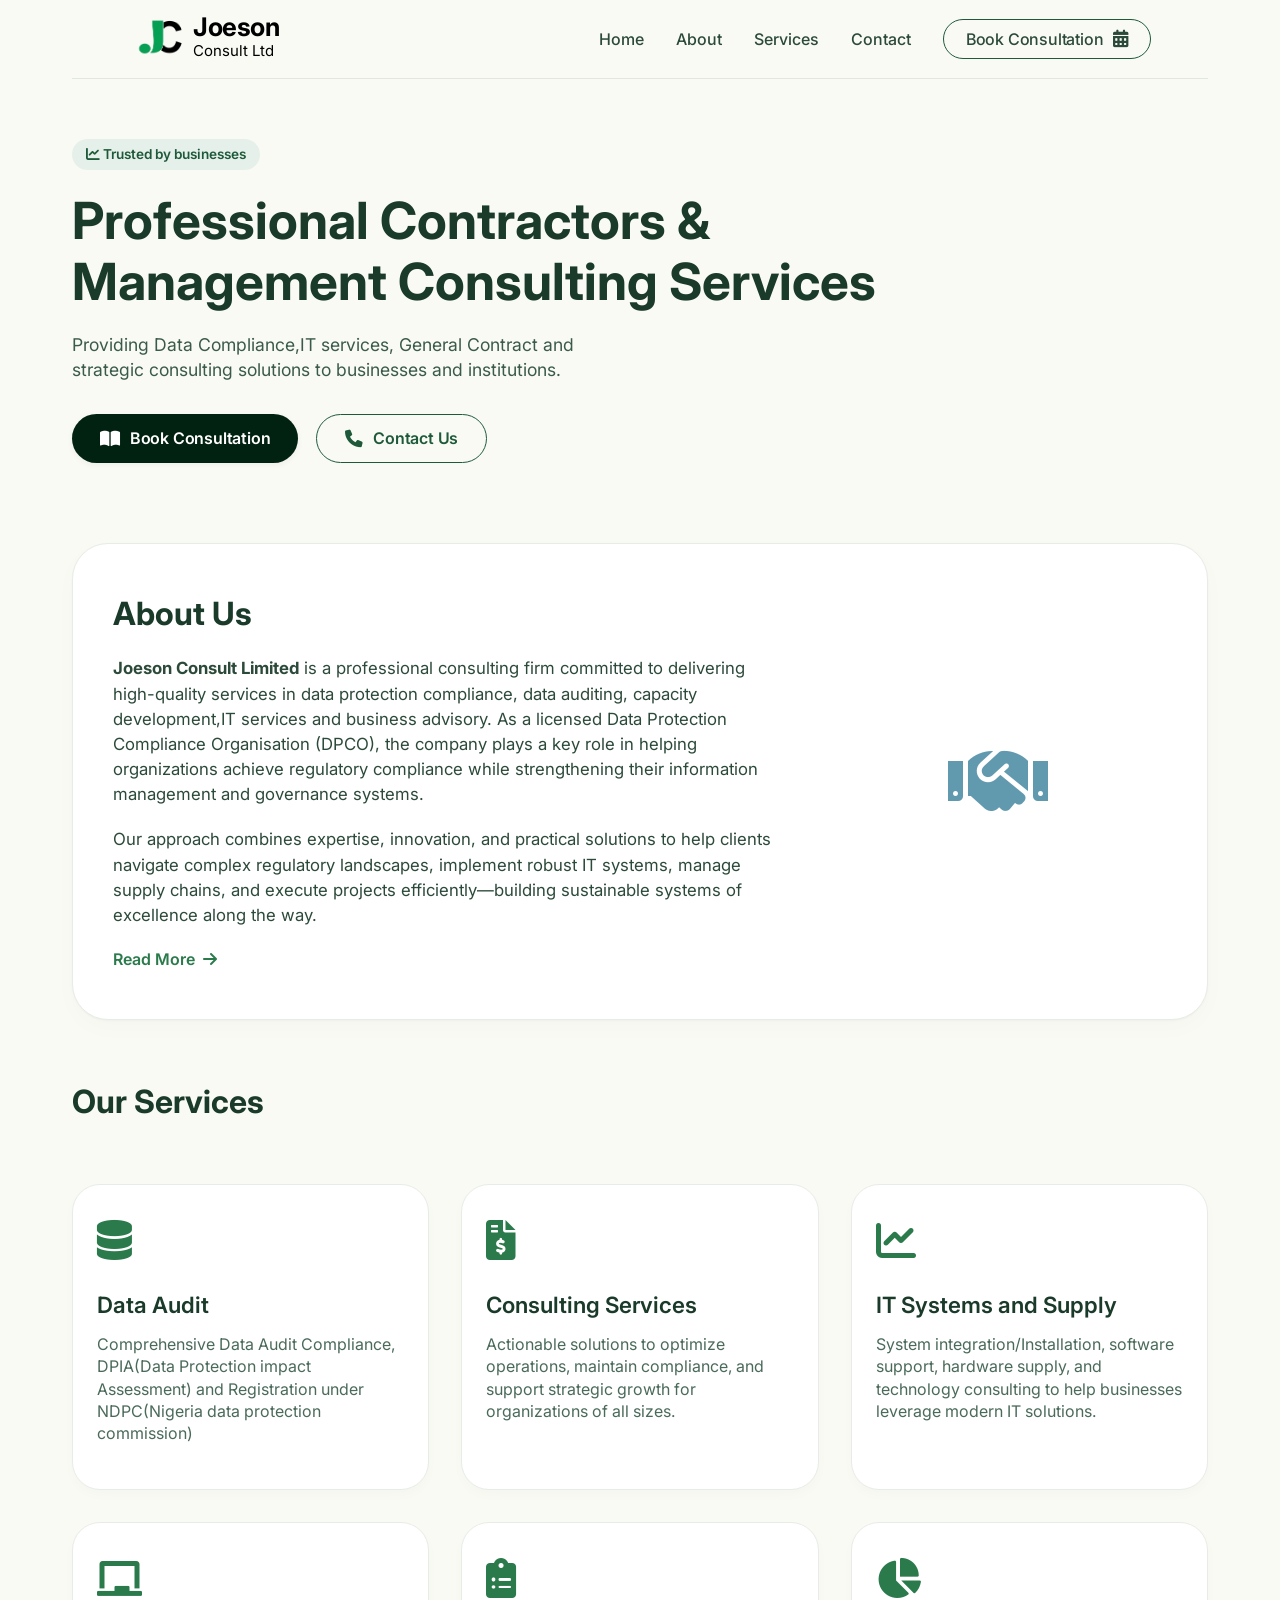
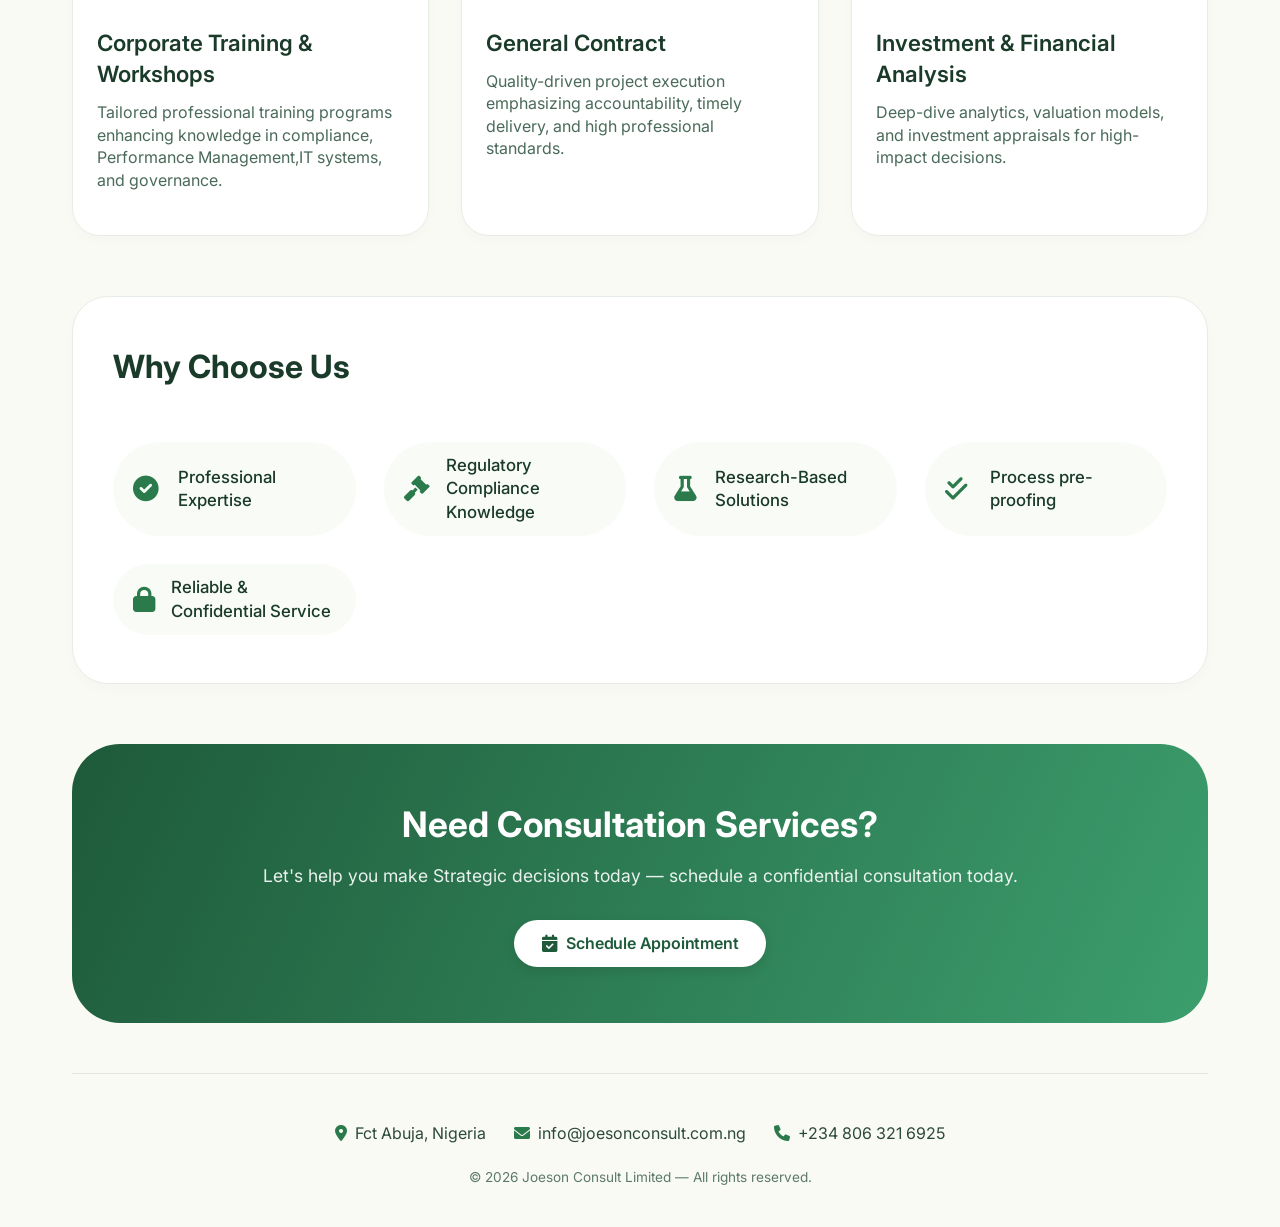
<file: index.html>
<!DOCTYPE html>
<html lang="en">
<head>
  <meta charset="UTF-8">
  <meta name="viewport" content="width=device-width, initial-scale=1.0, viewport-fit=cover">
  <title>Joeson Consult | Contract & Management Consulting</title>
  <!-- Google Fonts & Font Awesome -->
  <link href="https://fonts.googleapis.com/css2?family=Inter:opsz,wght@14..32,300;14..32,400;14..32,500;14..32,600;14..32,700&display=swap" rel="stylesheet">
  <link rel="stylesheet" href="https://cdnjs.cloudflare.com/ajax/libs/font-awesome/6.0.0-beta3/css/all.min.css">
  <!-- CSS file -->
  <link rel="stylesheet" href="style.css">
</head>
<body>

<div class="container">
  <!-- Nav bar header -->
  <div class="navbar">
    <a href="index.html" id="dec">
      <div class="logo">
        <img src="./logo.png" alt="logo">
        <div class="logo-text">
         <h1>Joeson</h1>
         <span>Consult Ltd</span>
        </div>
      </div>
    </a>
    <!-- Close button for mobile -->
    <div class="close-menu-button">
      <i class="fas fa-times"></i>
    </div>
   
    <div class="nav-links">
      <a href="index.html">Home</a>
      <a href="./about.html">About</a>
      <a href="#">Services</a>
      <a href="contact.html">Contact</a>
      <a href="http://wa.me/+2348063216925" class="btn-outline btn" style="padding: 8px 22px;">Book Consultation <i class="fas fa-calendar-alt"></i></a>
    </div>
     <div class="mobile-menu-button">
      <i class="fas fa-bars"></i>
    </div>
  </div>
  <!-- First write up-->
  <div class="hero">
    <div class="hero-content">
      <div class="hero-badge">
        <i class="fas fa-chart-line"></i> Trusted by businesses
      </div>
      <h1>Professional Contractors &<br>Management Consulting Services</h1>
      <p>Providing Data Compliance,IT services, General Contract and strategic consulting solutions to businesses and institutions.</p>
      <div class="hero-buttons">
        <a href="http://wa.me/+2348063216925" class="btn" id="bookConsultHero"><i class="fas fa-book-open"></i> Book Consultation</a>
        <a href="contact.html" class="btn-outline btn"><i class="fa-solid fa-phone"></i> Contact Us</a>
      </div>
    </div>
    <!-- <div class="hero-image">
      <i class="fas fa-chalkboard-user"></i>
      <p>Strategic insight · Real results</p>
    </div> -->
  </div>

  <!-- About Us -->
  <div class="about">
    <div class="about-flex">
      <div class="about-text">
        <span class="section-title">About Us</span>
        <p><strong>Joeson Consult Limited</strong> is a professional consulting firm committed to delivering high-quality services in data protection compliance, data auditing, capacity development,IT services and business advisory. As a licensed Data Protection Compliance Organisation (DPCO), the company plays a key role in helping organizations achieve regulatory compliance while strengthening their information management and governance systems.</p>
        <p>Our approach combines expertise, innovation, and practical solutions to help clients navigate complex regulatory landscapes, implement robust IT systems, manage supply chains, and execute projects efficiently—building sustainable systems of excellence along the way.</p>
        <a href="./about.html" class="read-more">Read More <i class="fas fa-arrow-right"></i></a>
      </div>
      <div style="flex:1; text-align:center;">
        <i class="fas fa-handshake" style="font-size: 5rem; color: #1f6e8c; opacity: 0.7;"></i>
      </div>
    </div>
  </div>

  <!-- Our Services-->
  <div class="services">
    <h2 class="section-title">Our Services</h2>
    <div class="services-grid">
      <div class="service-card">
        <div class="service-icon"><i class="fas fa-database"></i></div>
        <h3>Data Audit</h3>
        <p>Comprehensive Data Audit Compliance, DPIA(Data Protection impact Assessment) and Registration under NDPC(Nigeria data protection commission)</p>
      </div>
      <div class="service-card">
        <div class="service-icon"><i class="fas fa-file-invoice-dollar"></i></div>
        <h3>Consulting Services</h3>
        <p>Actionable solutions to optimize operations, maintain compliance, and support strategic growth for organizations of all sizes.</p>
      </div>
      <div class="service-card">
        <div class="service-icon"><i class="fas fa-chart-line"></i></div>
        <h3>IT Systems and Supply</h3>
        <p>System integration/Installation, software support, hardware supply, and technology consulting to help businesses leverage modern IT solutions.</p>
      </div>
      <div class="service-card">
        <div class="service-icon"><i class="fas fa-chalkboard"></i></div>
        <h3>Corporate Training & Workshops</h3>
        <p>Tailored professional training programs enhancing knowledge in compliance, Performance Management,IT systems, and governance.</p>
      </div>
      <div class="service-card">
        <div class="service-icon"><i class="fas fa-clipboard-list"></i></div>
        <h3>General Contract</h3>
        <p>Quality-driven project execution emphasizing accountability, timely delivery, and high professional standards.</p>
      </div>
      <div class="service-card">
        <div class="service-icon"><i class="fas fa-chart-pie"></i></div>
        <h3>Investment & Financial Analysis</h3>
        <p>Deep-dive analytics, valuation models, and investment appraisals for high-impact decisions.</p>
      </div>
    </div>
  </div>

  <!-- Why Choose Us Section -->
  <div class="why-section">
    <h2 class="section-title">Why Choose Us</h2>
    <div class="features-grid">
      <div class="feature-item"><i class="fas fa-check-circle"></i> <span>Professional Expertise</span></div>
      <div class="feature-item"><i class="fas fa-gavel"></i> <span>Regulatory Compliance Knowledge</span></div>
      <div class="feature-item"><i class="fas fa-flask"></i> <span>Research-Based Solutions</span></div>
      <div class="feature-item"><i class="fas fa-check-double"></i> <span>Process pre-proofing</span></div>
      <div class="feature-item"><i class="fas fa-lock"></i> <span>Reliable & Confidential Service</span></div>
    </div>
  </div>

  <!--Need Expert Financial Guidance? -->
  <div class="cta-section">
    <h2>Need Consultation Services?</h2>
    <p>Let's help you make Strategic decisions today — schedule a confidential consultation today.</p>
    <a href="http://wa.me/+2348063216925" class="btn" id="scheduleAppointmentBtn"><i class="fas fa-calendar-check"></i> Schedule Appointment</a>
  </div>

  <!-- Footer with address,email and phone number-->
  <div class="footer">
    <div class="footer-info">
      <span><i class="fas fa-map-marker-alt"></i> Fct Abuja, Nigeria</span>
      <a href="mailto:info@joesonconsult.com.ng"><i class="fas fa-envelope"></i> info@joesonconsult.com.ng</a>
      <span><i class="fa-solid fa-phone"></i> +234 806 321 6925</span>
    </div>
    <div class="copyright">
      © 2026 Joeson Consult Limited — All rights reserved. 
    </div>
  </div>
</div>
<script>
const menuButton = document.querySelector('.mobile-menu-button');
const navLinks = document.querySelector('.nav-links');
const closeButton = document.querySelector('.close-menu-button');

// OPEN NAVBAR
menuButton.addEventListener('click', () => {
  navLinks.classList.add('active');
  menuButton.style.display = "none";
  closeButton.style.display = "block";
});

// CLOSE NAVBAR
closeButton.addEventListener('click', () => {
  navLinks.classList.remove('active');
  closeButton.style.display = "none";
  menuButton.style.display = "block";
});
</script>
<!-- JavaScript for interactive feedback -->
<!-- <script>
  // All buttons have hover effect already via CSS, but adding interactive popup/messages
  // to simulate engagement exactly as professional firm (non-intrusive)
  const bookBtns = document.querySelectorAll('#bookConsultHero, .nav-links .btn-outline');
  const scheduleBtn = document.getElementById('scheduleAppointmentBtn');
  const contactUsBtn = document.querySelector('.hero-buttons .btn-outline');
  const readMoreLink = document.querySelector('.read-more');

  function showMessage(message) {
    // create a temporary toast-like notification
    const toast = document.createElement('div');
    toast.innerText = message;
    toast.style.position = 'fixed';
    toast.style.bottom = '24px';
    toast.style.left = '50%';
    toast.style.transform = 'translateX(-50%)';
    toast.style.backgroundColor = '#0f2b3d';
    toast.style.color = '#fff';
    toast.style.padding = '12px 24px';
    toast.style.borderRadius = '40px';
    toast.style.fontWeight = '500';
    toast.style.fontSize = '0.9rem';
    toast.style.zIndex = '9999';
    toast.style.boxShadow = '0 8px 18px rgba(0,0,0,0.2)';
    toast.style.backdropFilter = 'blur(2px)';
    toast.style.fontFamily = "'Inter', sans-serif";
    document.body.appendChild(toast);
    setTimeout(() => {
      toast.style.opacity = '0';
      setTimeout(() => toast.remove(), 300);
    }, 2500);
  }

  if (bookBtns.length) {
    bookBtns.forEach(btn => {
      btn.addEventListener('click', (e) => {
        e.preventDefault();
        showMessage('📅 Consultation request sent! Our team will reach out within 24h.');
      });
    });
  }

  if (scheduleBtn) {
    scheduleBtn.addEventListener('click', (e) => {
      e.preventDefault();
      showMessage('✅ Appointment scheduled (demo). We’ll contact you shortly to confirm.');
    });
  }

  if (contactUsBtn) {
    contactUsBtn.addEventListener('click', (e) => {
      e.preventDefault();
      showMessage('📞 Contact our Lagos office: +234 123 455 789 | Email: info@joesonconsult.com');
    });
  }

  if (readMoreLink) {
    readMoreLink.addEventListener('click', (e) => {
      e.preventDefault();
      showMessage('🔍 Joeson Consult: Delivering strategic financial consulting since 2018. More insights available on request.');
    });
  }
</script>

</body>
</html> -->
</file>
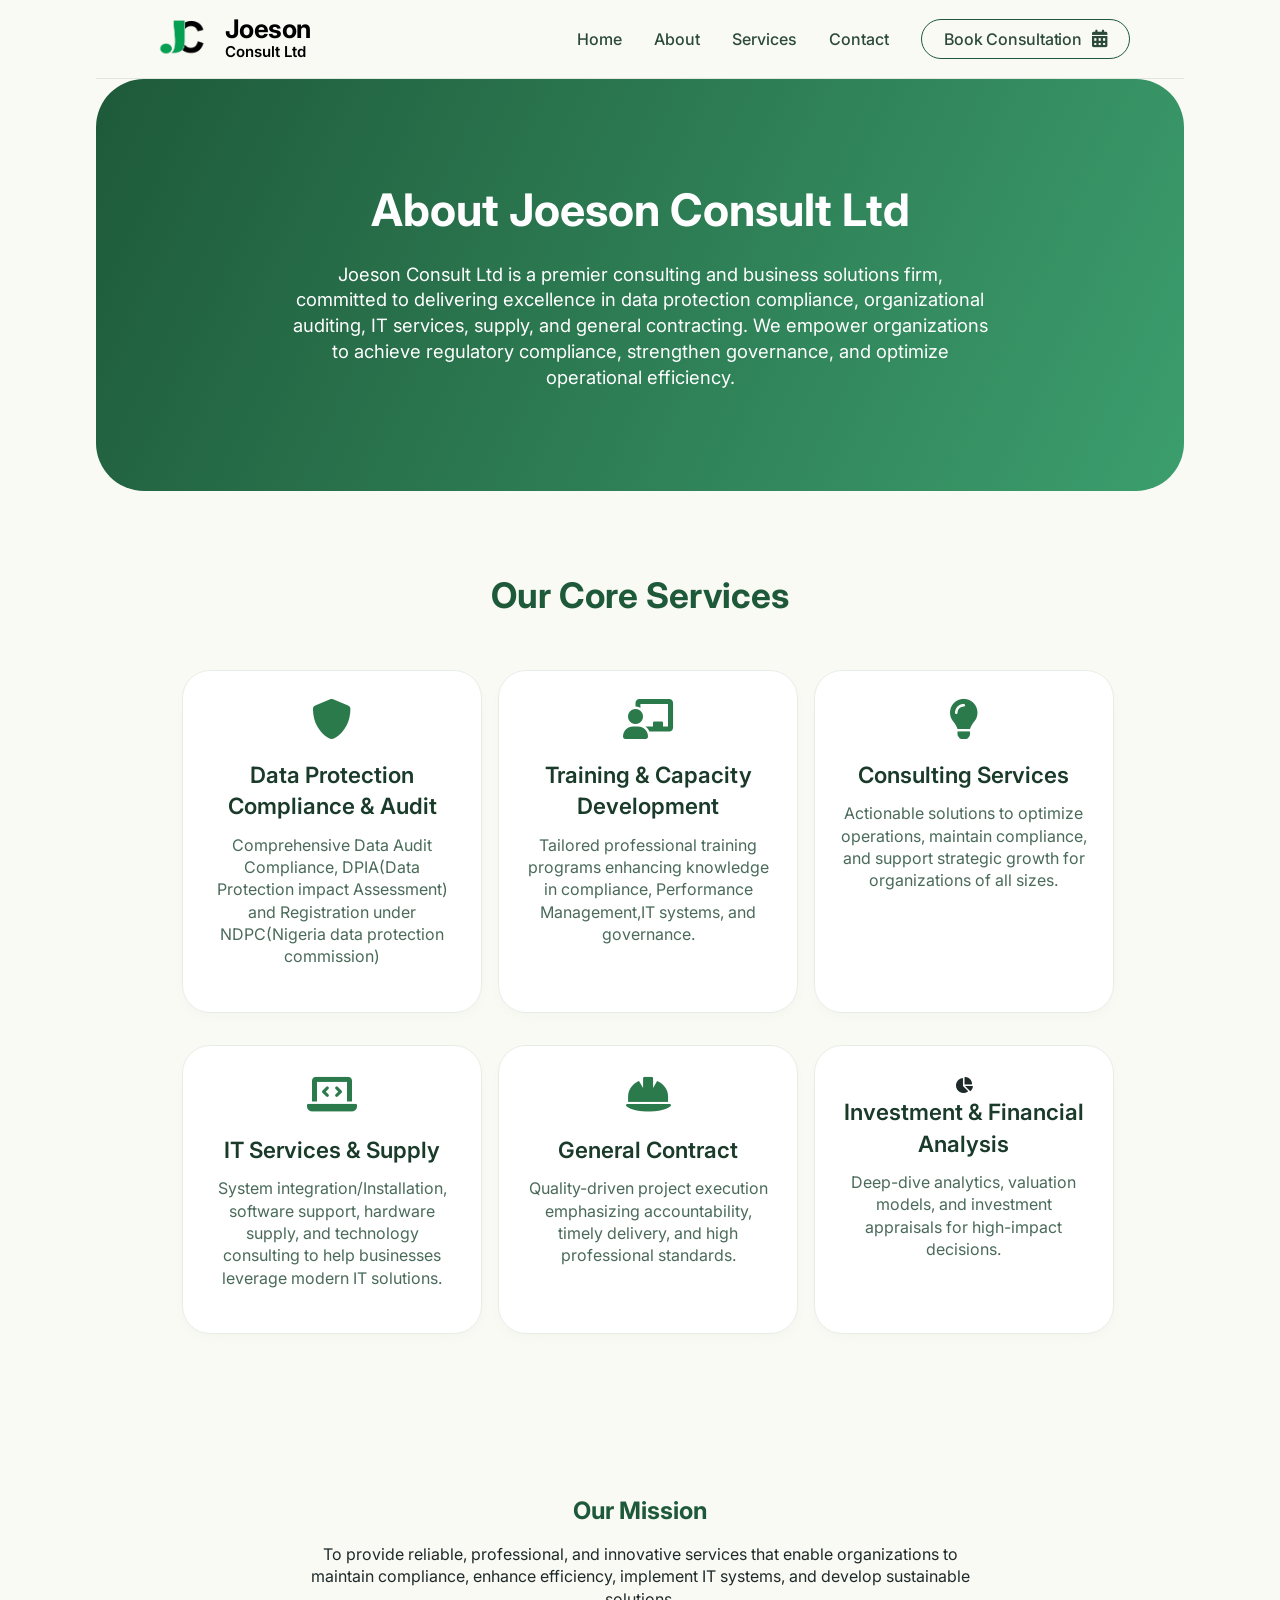
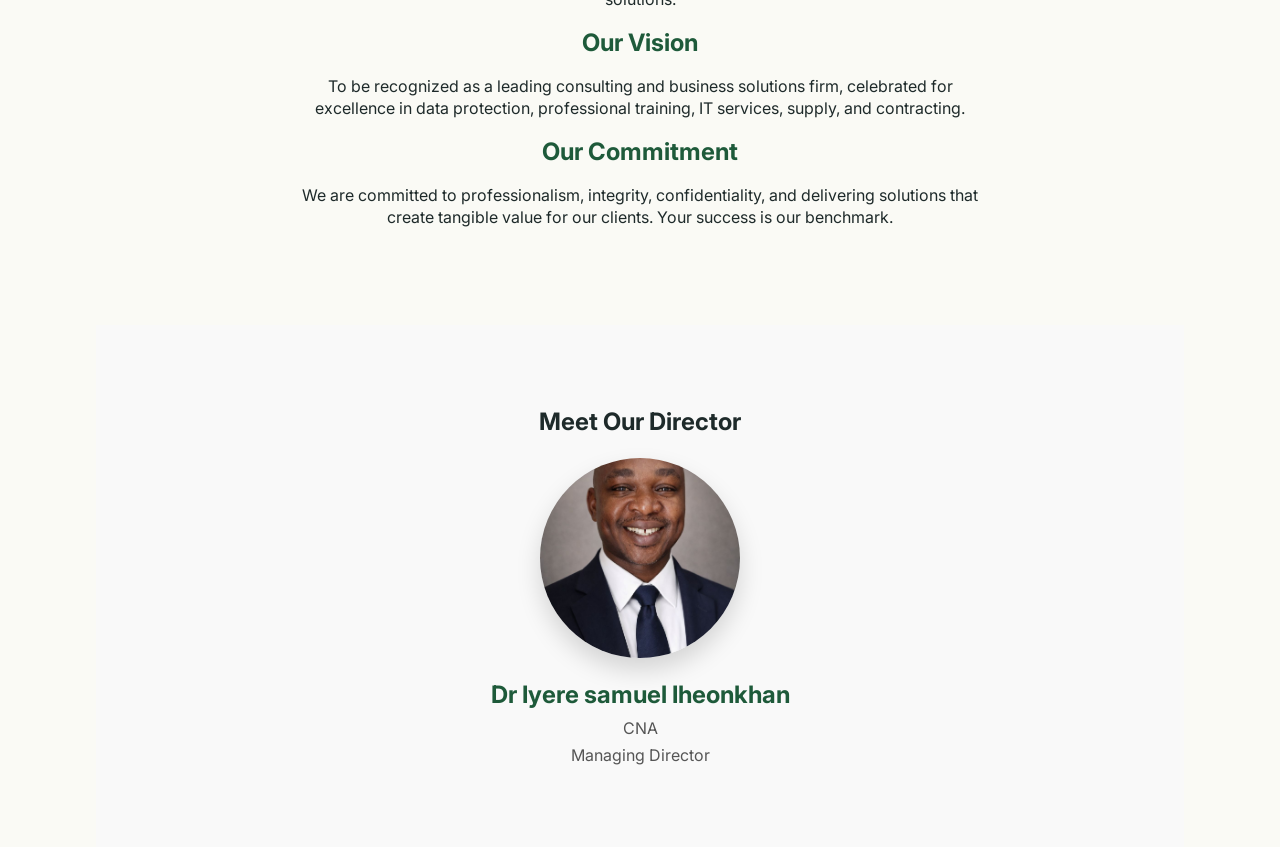
<file: about.html>
<!DOCTYPE html>
<html lang="en">
<head>
  <meta charset="UTF-8">
  <meta name="viewport" content="width=device-width, initial-scale=1.0, viewport-fit=cover">
  <title>About Us | Joeson Consult Ltd</title>
  <link href="https://fonts.googleapis.com/css2?family=Inter:wght@400;500;600;700&display=swap" rel="stylesheet">
  <link rel="stylesheet" href="https://cdnjs.cloudflare.com/ajax/libs/font-awesome/6.0.0-beta3/css/all.min.css">
  <link rel="stylesheet" href="about.css">
  <link rel="stylesheet" href="style.css">
</head>
<body>

<!-- NAVBAR -->
<div class="container">
  <!-- Navigation header matching brand style -->
  <div class="navbar">
    <a href="index.html" id="dec">
      <div class="logo">
        <img src="./logo.png" alt="logo">
        <div class="logo-text">
         <h1>Joeson</h1>
         <span>Consult Ltd</span>
        </div>
      </div>
    </a>
    <!-- Close button for mobile -->
    <div class="close-menu-button">
      <i class="fas fa-times"></i>
    </div>
   
    <div class="nav-links">
      <a href="index.html">Home</a>
      <a href="./about.html">About</a>
      <a href="#">Services</a>
      <a href="contact.html">Contact</a>
      <a href="http://wa.me/+2348063216925" class="btn-outline btn" style="padding: 8px 22px;">Book Consultation <i class="fas fa-calendar-alt"></i></a>
    </div>
    <div class="mobile-menu-button">
      <i class="fas fa-bars"></i>
    </div>
</div>
<!-- HERO SECTION -->
<section class="about-hero">
  <div class="container">
    <h1>About Joeson Consult Ltd</h1>
    <p>Joeson Consult Ltd is a premier consulting and business solutions firm, committed to delivering excellence in data protection compliance, organizational auditing, IT services, supply, and general contracting. We empower organizations to achieve regulatory compliance, strengthen governance, and optimize operational efficiency.</p>
  </div>
</section>

<!-- CORE SERVICES -->
<section class="core-services">
  <div class="container">
    <h2>Our Core Services</h2>
    <div class="services-grid">
      <div class="service-card">
        <i class="fas fa-shield-alt service-icon"></i>
        <h3>Data Protection Compliance & Audit</h3>
        <p>Comprehensive Data Audit Compliance, DPIA(Data Protection impact Assessment) and Registration under NDPC(Nigeria data protection commission)</p>
      </div>
      <div class="service-card">
        <i class="fas fa-chalkboard-teacher service-icon"></i>
        <h3>Training & Capacity Development</h3>
        <p>Tailored professional training programs enhancing knowledge in compliance, Performance Management,IT systems, and governance.</p>
      </div>
      <div class="service-card">
        <i class="fas fa-lightbulb service-icon"></i>
        <h3>Consulting Services</h3>
        <p>Actionable solutions to optimize operations, maintain compliance, and support strategic growth for organizations of all sizes.</p>
      </div>
      <div class="service-card">
        <i class="fas fa-laptop-code service-icon"></i>
        <h3>IT Services & Supply</h3>
        <p>System integration/Installation, software support, hardware supply, and technology consulting to help businesses leverage modern IT solutions.</p>
      </div>
      <div class="service-card">
        <i class="fas fa-hard-hat service-icon"></i>
        <h3>General Contract</h3>
        <p>Quality-driven project execution emphasizing accountability, timely delivery, and high professional standards.</p>
      </div>
      <div class="service-card">
        <i class="fas fa-chart-pie"></i>
        <h3>Investment & Financial Analysis</h3>
        <p>Deep-dive analytics, valuation models, and investment appraisals for high-impact decisions.</p>
      </div>
    </div>
  </div>
</section>

<!-- MISSION, VISION -->
<section class="mission-vision">
  <div class="container">
    <div class="mv-item">
      <h3>Our Mission</h3>
      <p>To provide reliable, professional, and innovative services that enable organizations to maintain compliance, enhance efficiency, implement IT systems, and develop sustainable solutions.</p>
    </div>
    <div class="mv-item">
      <h3>Our Vision</h3>
      <p>To be recognized as a leading consulting and business solutions firm, celebrated for excellence in data protection, professional training, IT services, supply, and contracting.</p>
    </div>
    <div class="mv-item">
      <h3>Our Commitment</h3>
      <p>We are committed to professionalism, integrity, confidentiality, and delivering solutions that create tangible value for our clients. Your success is our benchmark.</p>
    </div>
  </div>
</section>

<!-- DIRECTOR -->
<section class="director">
  <div class="container">
    <h2>Meet Our Director</h2>
    <div class="director-profile">
      <img src="./director.jpeg" alt="Director Picture">
      <div class="director-info">
        <h3>Dr Iyere samuel Iheonkhan </h3><p>CNA</p>
        <p>Managing Director</p>
      </div>
    </div>
  </div>
</section>

<script>
const menuButton = document.querySelector('.mobile-menu-button');
const navLinks = document.querySelector('.nav-links');
const closeButton = document.querySelector('.close-menu-button');

// OPEN MOBILE MENU
menuButton.addEventListener('click', () => {
  navLinks.classList.add('active');
  menuButton.style.display = "none";
  closeButton.style.display = "block";
});

// CLOSE MOBILE MENU
closeButton.addEventListener('click', () => {
  navLinks.classList.remove('active');
  closeButton.style.display = "none";
  menuButton.style.display = "block";
});
</script>

</body>
</html>
</file>
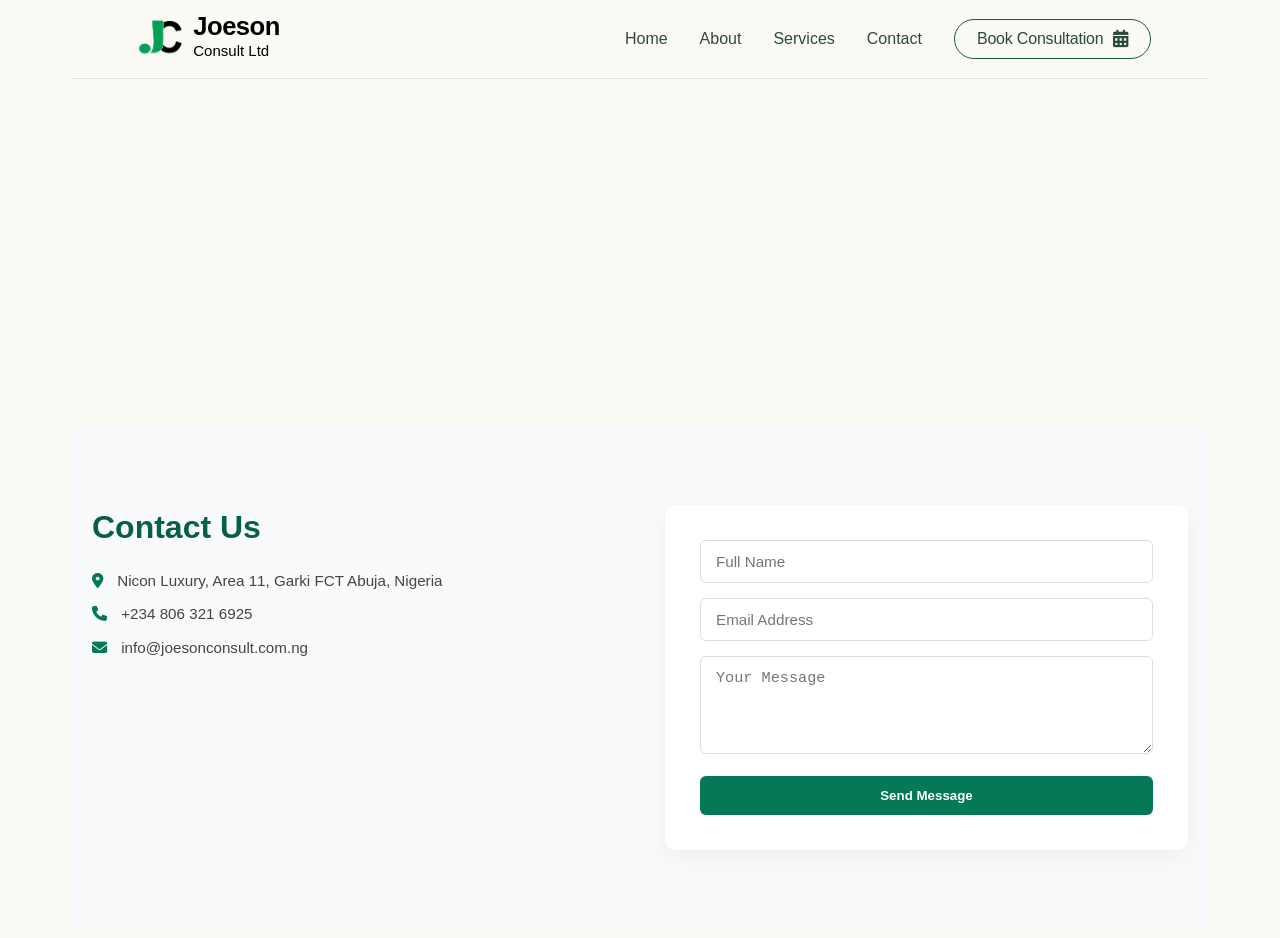
<file: contact.html>
<!DOCTYPE html>
<html lang="en">
<head>
    <meta charset="UTF-8">
    <meta name="viewport" content="width=device-width, initial-scale=1.0">
    <title>Contact - Joeson Consult</title>

    <!-- Font Awesome -->
    <link rel="stylesheet" href="https://cdnjs.cloudflare.com/ajax/libs/font-awesome/6.5.1/css/all.min.css">

    <!-- CSS -->
    <link rel="stylesheet" href="style.css">
</head>
<body>
  <div class="container">
  <!-- Navigation bar -->
  <div class="navbar">
    <a href="index.html" id="dec">
      <div class="logo">
        <img src="./logo.png" alt="logo">
        <div class="logo-text">
         <h1>Joeson</h1>
         <span>Consult Ltd</span>
        </div>
      </div>
    </a>
    <!-- Close button for mobile -->
    <div class="close-menu-button">
      <i class="fas fa-times"></i>
    </div>
   
    <div class="nav-links">
      <a href="index.html">Home</a>
      <a href="./about.html">About</a>
      <a href="#">Services</a>
      <a href="contact.html">Contact</a>
      <a href="http://wa.me/+2348063216925" class="btn-outline btn" style="padding: 8px 22px;">Book Consultation <i class="fas fa-calendar-alt"></i></a>
    </div>
     <div class="mobile-menu-button">
      <i class="fas fa-bars"></i>
    </div>
  </div>

    <!-- Google Map-->
<div style="margin-top:40px;">
  <a href="https://www.google.com/maps/dir/?api=1&destination=YOUR_OFFICE_ADDRESS" target="_blank">
    <iframe 
      src="https://www.google.com/maps?q=Nicon Luxury Hotel, Plot 903 Tafawa Balewa Way, Central Business Dis, Abuja 900103, Federal Capital Territory&output=embed"
      width="100%" 
      height="300" 
      style="border:0;" 
      loading="lazy">
    </iframe>
  </a>
</div>
<section class="contact-section">
  <div class="contact-container">

    <!-- Left Side -->
    <div class="contact-info">
      <h2>Contact Us</h2>
      <p><i class="fa-solid fa-location-dot"></i> Nicon Luxury, Area 11, Garki FCT Abuja, Nigeria</p>
      <p><i class="fa-solid fa-phone"></i> +234 806 321 6925</p>
      <p><i class="fa-solid fa-envelope"></i> info@joesonconsult.com.ng</p>
    </div>

    <!-- Right Side -->
    <form class="contact-form" action="https://formspree.io/f/mwvwlgbw" method="POST">
      <input type="text" name="name" placeholder="Full Name" required>
      <input type="email" name="email" placeholder="Email Address" required>
      <textarea name="message" rows="4" placeholder="Your Message" required></textarea>
      <button type="submit">Send Message</button>
    </form>

  </div>
</section>
<script>
const menuButton = document.querySelector('.mobile-menu-button');
const navLinks = document.querySelector('.nav-links');
const closeButton = document.querySelector('.close-menu-button');

// OPEN NAVBAR
menuButton.addEventListener('click', () => {
  navLinks.classList.add('active');
  menuButton.style.display = "none";
  closeButton.style.display = "block";
});

// CLOSE NAVBAR
closeButton.addEventListener('click', () => {
  navLinks.classList.remove('active');
  closeButton.style.display = "none";
  menuButton.style.display = "block";
});
</script>



</body>
</html>
</file>
<file: style.css>
* {
  margin-top: 0;
  padding: 0;
  box-sizing: border-box;
}

body {
  font-family: 'Inter', sans-serif;
  background: #fafaf5;
  color: #1e2a2a;
  line-height: 1.4;
  scroll-behavior: smooth;
}

.container {
  max-width: 1200px;
  margin: 0 auto;
  padding: 0 32px;
}

/* Buttons */
.btn {
  display: inline-flex;
  align-items: center;
  gap: 10px;
  background: #022211;
  color: white;
  font-weight: 600;
  padding: 12px 28px;
  border-radius: 40px;
  text-decoration: none;
  transition: all 0.25s ease-in-out;
  border: none;
  cursor: pointer;
  font-size: 1rem;
  letter-spacing: -0.2px;
  box-shadow: 0 2px 6px rgba(0,0,0,0.05);
}

.btn i {
  font-size: 1.1rem;
  transition: transform 0.2s;
}

.btn:hover {
  background: #2b7a4b;
  transform: translateY(-3px);
  box-shadow: 0 12px 22px -8px rgba(30,90,58,0.25);
}

.btn-outline {
  background: transparent;
  border: 1.5px solid #1e5a3a;
  color: #1e5a3a;
  box-shadow: none;
}

.btn-outline:hover {
  background: #1e5a3a;
  color: white;
  transform: translateY(-2px);
}

/* Navigation */
.navbar {
  display: flex;
  flex-wrap: wrap;
  justify-content: space-between;
  align-items: center;
  background-color:  #fafaf5;
  padding: 14px 5%;
  border-bottom: 1px solid #e2e6e0;
}

@media(max-width: 640px) {
 .logo{
  font-size: 10px;
 }
}

.logo-text h1 {
  font-size: 1.6rem;
  font-weight: 700;
  letter-spacing: -0.5px;
  background: linear-gradient(135deg, #000000, #000000);
  background-clip: text;
  -webkit-background-clip: text;
  color: transparent;
  text-decoration: none;
}

.logo-text {
  display: flex;
  flex-direction: column; /* Stacks the text elements vertically */
  margin: 0;
}
.logo img{
  width:auto;
  height: 50px;
}
.logo{
  display: flex;
  /* align-content: center; */
  /* align-items: center; */
  gap: 0px;
  margin: 0;
 }
 #dec{
  text-decoration: none;
  color: #000;
 }

.logo-text h1{
  text-decoration: none;
  margin: 0;
  line-height: 1;
}
.logo-text span{
  font-size:15px;
  text-decoration: none;
}
.nav-links {
  display: flex;
  gap: 32px;
  align-items: center;
}

.nav-links a {
  text-decoration: none;
  font-weight: 500;
  color: #2c4a3a;
  transition: color 0.2s;
}

.nav-links a:hover {
  color: #5ab17d;
  text-decoration: underline;
}

/* Hero Section */
.hero {
  display: flex;
  flex-wrap: wrap;
  justify-content: space-between;
  align-items: center;
  padding: 60px 0 40px;
  gap: 40px;
}

.hero-content {
  flex: 1;
}

.hero-badge {
  background: #e6f0ea;
  color: #1e5a3a;
  display: inline-block;
  padding: 6px 14px;
  border-radius: 40px;
  font-size: 0.85rem;
  font-weight: 600;
  margin-bottom: 20px;
}

.hero-content h1 {
  font-size: 3.2rem;
  font-weight: 700;
  line-height: 1.2;
  margin-bottom: 20px;
  color: #1a3a2a;
}

.hero-content p {
  font-size: 1.1rem;
  color: #3a5a4a;
  margin-bottom: 32px;
  max-width: 540px;
}

.hero-buttons {
  display: flex;
  flex-wrap: wrap;
  gap: 18px;
}

.hero-image {
  flex: 0.9;
  background: #eef5ef;
  border-radius: 32px;
  padding: 30px 20px;
  text-align: center;
  box-shadow: 0 15px 30px -12px rgba(0,0,0,0.08);
}

.hero-image i {
  font-size: 6rem;
  color: #2b7a4b;
  opacity: 0.8;
}

.hero-image p {
  margin-top: 16px;
  font-weight: 500;
  color: #1e5a3a;
}

/* =========================
   PROFESSIONAL HERO FADE-IN
========================= */

/* Initial hidden state */
.hero-content > * {
  opacity: 0;
  transform: translateY(30px);
  animation: fadeUp 0.8s ease forwards;
}

/* Staggered timing */
.hero-badge {
  animation-delay: 0.2s;
}

.hero-content h1 {
  animation-delay: 0.4s;
}

.hero-content p {
  animation-delay: 0.6s;
}

.hero-buttons {
  animation-delay: 0.8s;
}

/* Keyframes */
@keyframes fadeUp {
  to {
    opacity: 1;
    transform: translateY(0);
  }
}

/* About Section */
.about {
  background: white;
  border-radius: 36px;
  padding: 48px 40px;
  margin: 40px 0;
  box-shadow: 0 8px 24px rgba(0,0,0,0.02), 0 1px 2px rgba(0,0,0,0.03);
  border: 1px solid #e6ede6;
}

.section-title {
  font-size: 2rem;
  font-weight: 700;
  margin-bottom: 20px;
  position: relative;
  display: inline-block;
  color: #1a3a2a;
}

.about-flex {
  display: flex;
  flex-wrap: wrap;
  gap: 40px;
  align-items: center;
  justify-content: space-between;
}

.about-text {
  flex: 2;
}

.about-text p {
  font-size: 1.05rem;
  color: #2c4a3a;
  line-height: 1.5;
  margin-bottom: 20px;
}

.read-more {
  color: #2b7a4b;
  font-weight: 600;
  text-decoration: none;
  display: inline-flex;
  align-items: center;
  gap: 8px;
  transition: gap 0.2s;
}

.read-more:hover {
  gap: 12px;
  color: #1e5a3a;
}

.about-icon {
  flex: 1;
  text-align: center;
}

.about-icon i {
  font-size: 5rem;
  color: #3c9e6d;
  opacity: 0.8;
}

/* Services Grid */
.services {
  margin: 60px 0;
}

.services-grid {
  display:grid;
  grid-template-columns: repeat(auto-fill, minmax(280px, 1fr));
  gap: 32px;
  margin-top: 40px;
}

.service-card {
  background: white;
  border-radius: 28px;
  padding: 28px 24px;
  transition: all 0.25s ease;
  border: 1px solid #e6ede6;
  box-shadow: 0 5px 12px rgba(0,0,0,0.02);
}

.service-card:hover {
  transform: translateY(-6px);
  border-color: #c8dbc8;
  box-shadow: 0 20px 30px -15px rgba(30,90,58,0.1);
}

.service-icon {
  font-size: 2.5rem;
  color: #2b7a4b;
  margin-bottom: 20px;
}

.service-card h3 {
  font-size: 1.4rem;
  font-weight: 600;
  margin-bottom: 12px;
  color: #1a3a2a;
}

.service-card p {
  color: #4a6a5a;
  line-height: 1.4;
}

/* Why Choose Us */
.why-section {
  background: #ffffff;
  border-radius: 36px;
  padding: 48px 40px;
  margin: 40px 0;
  border: 1px solid #e6ede6;
  box-shadow: 0 6px 14px rgba(0,0,0,0.02);
}

.features-grid {
  display: grid;
  grid-template-columns: repeat(auto-fit, minmax(200px, 1fr));
  gap: 28px;
  margin-top: 32px;
}

.feature-item {
  display: flex;
  align-items: center;
  gap: 16px;
  font-weight: 500;
  font-size: 1.05rem;
  background: #f9fbf7;
  padding: 12px 20px;
  border-radius: 60px;
  transition: all 0.2s;
}

.feature-item i {
  font-size: 1.6rem;
  color: #2b7a4b;
  width: 32px;
}

.feature-item span {
  color: #1a3a2a;
}

.feature-item:hover {
  background: #eef5ef;
  transform: translateX(4px);
}

/* CTA Section */
.cta-section {
  background: linear-gradient(115deg, #1e5a3a 0%, #3c9e6d 100%);
  border-radius: 48px;
  padding: 56px 48px;
  margin: 60px 0 50px;
  text-align: center;
  color: white;
}

.cta-section h2 {
  font-size: 2.2rem;
  font-weight: 700;
  margin-bottom: 14px;
}

.cta-section p {
  font-size: 1.1rem;
  margin-bottom: 32px;
  opacity: 0.9;
}

.cta-section .btn {
  background: white;
  color: #1e5a3a;
  box-shadow: 0 4px 12px rgba(0,0,0,0.1);
}

.cta-section .btn:hover {
  background: #f0f8f2;
  transform: scale(1.02);
}

/* Footer */
.footer {
  padding: 48px 0 32px;
  border-top: 1px solid #e2e6e0;
  margin-top: 20px;
  text-align: center;
}

.footer-info {
  display: flex;
  flex-wrap: wrap;
  justify-content: center;
  gap: 28px;
  margin-bottom: 24px;
  font-size: 1rem;
}

.footer-info a, .footer-info span {
  color: #2c4a3a;
  text-decoration: none;
  display: inline-flex;
  align-items: center;
  gap: 8px;
}

.footer-info i {
  color: #2b7a4b;
}

.footer-info a:hover {
  color: #1e5a3a;
  text-decoration: underline;
}

.copyright {
  color: #5c7a6a;
  font-size: 0.85rem;
  margin-top: 16px;
}

/* Responsive */
@media (max-width: 880px) {
  .container {
    padding: 0 24px;
  }
  .hero-content h1 {
    font-size: 2.5rem;
  }
  .navbar {
    /* flex-direction: column; */
    gap: 16px;
  }
  .nav-links {
    flex-wrap: wrap;
    justify-content: center;
    gap: 20px;
  }
  .about-flex {
    flex-direction: column;
  }
  .cta-section {
    padding: 40px 24px;
  }
}

@media (max-width: 640px) {
  .hero-buttons {
    flex-direction: column;
    align-items: flex-start;
  }
  .services-grid {
    grid-template-columns: 1fr;
  }
  .features-grid {
    grid-template-columns: 1fr;
  }
  .feature-item {
    justify-content: flex-start;
  }
}

/* Contact page */

/* ================= CONTACT PAGE ================= */

.contact-section {
  padding: 80px 20px;
  background: #f9fafb;
}

.contact-container {
  max-width: 1100px;
  margin: auto;
  display: grid;
  grid-template-columns: 1fr 1fr;
  gap: 50px;
}

/* LEFT SIDE - INFO */
.contact-info h2 {
  font-size: 2rem;
  margin-bottom: 20px;
  color: #065f46; /* dark green */
}

.contact-info p {
  margin: 12px 0;
  font-size: 0.95rem;
  color: #444;
}

.contact-info i {
  color: #047857;
  margin-right: 10px;
}

/* RIGHT SIDE - FORM */
.contact-form {
  background: white;
  padding: 35px;
  border-radius: 10px;
  box-shadow: 0 8px 25px rgba(0,0,0,0.05);
}

.contact-form input,
.contact-form textarea {
  width: 100%;
  padding: 12px 15px;
  margin-bottom: 15px;
  border: 1px solid #ddd;
  border-radius: 6px;
  font-size: 0.95rem;
  transition: 0.3s ease;
}

.contact-form input:focus,
.contact-form textarea:focus {
  border-color: #047857;
  outline: none;
  box-shadow: 0 0 0 2px rgba(4,120,87,0.1);
}

.contact-form button {
  width: 100%;
  padding: 12px;
  background: #047857;
  color: white;
  border: none;
  border-radius: 6px;
  font-weight: 600;
  cursor: pointer;
  transition: 0.3s ease;
}

.contact-form button:hover {
  background: #065f46;
}
.mobile-menu-button,
.close-menu-button {
  display: none;
}
/* ===========================
   MOBILE NAVIGATION
=========================== */
@media (max-width: 768px) {
  /* contact page block */
  .contact-container{
    display: block;
    margin-top: 10%;
  }

  .contact-container form{
    margin-top: 10%;
  }

  /* Navbar layout */
  .navbar {
    position: relative;
    /* display: flex; */
    justify-content: space-between;
    align-items: center;
    padding: 15px 20px;
  }

  /* Logo left */
  .logo {
    display: flex;
    align-items: center;
    gap: 8px;
    
  }

  .logo img {
    height: 40px;
  }

  /* Hamburger right */
  .mobile-menu-button {
    font-size: 26px;
    cursor: pointer;
    display: block;
    z-index: 1001;
  }

  /* Hide close button initially */
  .close-menu-button {
    display: none;
    font-size: 26px;
    cursor: pointer;
    color: white;
    position: absolute;
    top: 20px;
    right: 20px;
    z-index: 1002;
  }

  /* Hide nav links initially */
  .nav-links {
    position: fixed;
    top: 0;
    right: -100%;
    width: 260px;
    height: 100vh;
    background: #026139; /* professional dark tone matching your site */
    display: flex;
    flex-direction: column;
    padding-top: 80px;
    transition: right 0.4s ease-in-out;
    z-index: 1000;
  }

  /* When active */
  .nav-links.active {
    right: 0;
  }

  /* Nav links style */
  .nav-links a {
    color: white;
    text-decoration: none;
    padding: 15px 30px;
    font-size: 16px;
    border-bottom: 1px solid rgba(255,255,255,0.08);
  }

  .nav-links a:hover {
    background: rgba(255,255,255,0.08);
  }

  /* Hide normal desktop nav */
  .navbar .nav-links {
    gap: 0;
  }
}

/* FOR CONTACT */
</file>
<file: about.css>
/* GLOBAL STYLES */
body {
  margin: 0;
  font-family: 'Inter', sans-serif;
  color: #1e5a3a;
  background-color: #fefefe;
}

a { text-decoration: none; color: inherit; }

.container { width: 90%; max-width: 1200px; margin: auto; }

/* NAVBAR */

.navbar .logo {
  display: flex;
  align-items: center;
  gap: 10px;
  font-weight: 600;
}

.navbar .logo img { height: 50px; }

.nav-links {
  display: flex;
  align-items: center;
  gap: 30px;
  transition: transform 0.3s ease;
}

.nav-links a { color: #fff; font-weight: 500; }
.nav-links a.active { border-bottom: 2px solid #fff; }

.btn-outline {
  border: 1px solid #fff;
  padding: 6px 18px;
  border-radius: 8px;
  transition: all 0.3s ease;
}
.btn-outline:hover {
  background-color: #fff;
  color: #1f6e8c;
}

.mobile-menu-button, .close-menu-button {
  display: none;
  font-size: 1.5rem;
  cursor: pointer;
}

/* HERO */
.about-hero {
  background: linear-gradient(115deg, #1e5a3a 0%, #3c9e6d 100%);
  border-radius: 48px;
  color: #fff;
  text-align: center;
  padding: 100px 20px;
}
.about-hero h1 { font-size: 2.8rem; margin-bottom: 20px; }
.about-hero p { font-size: 1.15rem; max-width: 700px; margin: auto; opacity:0; transform:translateY(20px); animation:fadeIn 1s forwards 0.3s; }

/* CORE SERVICES */
.core-services {
  padding: 80px 0;
  text-align: center;
}
.core-services h2 {
  font-size: 2.2rem; margin-bottom:50px; color: #1e5a3a;
}
.services-grid {
  display: flex; flex-wrap: wrap; justify-content: center; gap:30px;
}
.service-card {
  background:#fff; padding:30px 20px; border-radius:12px; width:300px;
  box-shadow:0 12px 24px rgba(0,0,0,0.08);
  transition: transform 0.3s, box-shadow 0.3s; opacity:0; transform:translateY(20px);
  animation: fadeIn 0.8s forwards;
}
.service-card:hover { transform:translateY(-5px); box-shadow:0 18px 36px rgba(0,0,0,0.12);}
.service-icon { font-size:2.5rem; color:#1f6e8c; margin-bottom:20px; }

/* MISSION/VISION/COMMITMENT */
.mission-vision { padding:80px 0; text-align:center; }
.mv-item { margin-bottom:50px; max-width:700px; margin:auto; opacity:0; transform:translateY(20px); animation:fadeIn 0.8s forwards; }
.mv-item:nth-child(1){animation-delay:0.2s;}
.mv-item:nth-child(2){animation-delay:0.4s;}
.mv-item:nth-child(3){animation-delay:0.6s;}
.mv-item h3 { color: #1e5a3a; font-size:1.5rem; margin-bottom:15px; }

/* DIRECTOR */
.director { background:#f9f9f9; padding:80px 0; text-align:center; }
.director-profile { display:flex; flex-direction:column; align-items:center; }
.director-profile img { width:200px; height:200px; border-radius:50%; object-fit:cover; margin-bottom:20px; box-shadow:0 12px 24px rgba(0,0,0,0.15);}
.director-info h3{margin:0;font-size:1.5rem;color: #1e5a3a;}
.director-info p{margin:5px 0 0 0;color:#555;font-size:1rem;}

/* FADE IN ANIMATION */
@keyframes fadeIn { to{opacity:1; transform:translateY(0);} }
</file>
